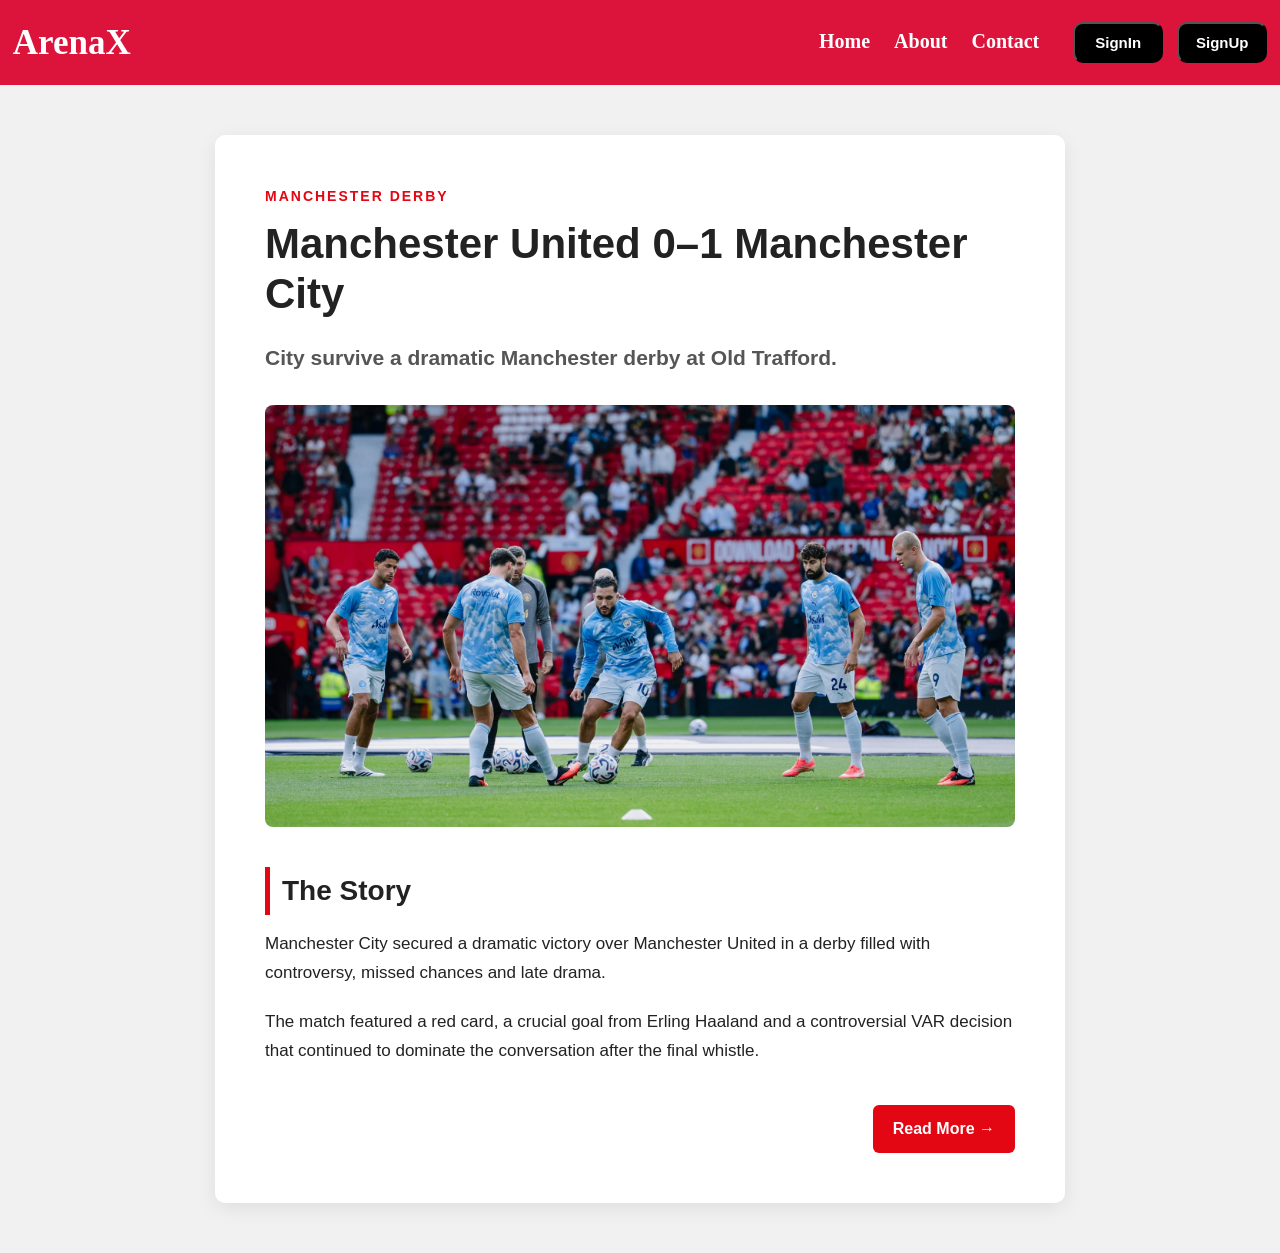
<file: index.html>
<!DOCTYPE html>
<html lang="en">

<head>
    <meta charset="UTF-8">
    <meta name="viewport" content="width=device-width, initial-scale=1.0">
    <title>Manchester Derby</title>
    <link rel="stylesheet" href="Styles.css">
</head>

<body>
<nav class="navbar">
        <div class="navdiv">
            <div class="logo"><a href="#">ArenaX</a></div>
        <ul>
            <li><a href="#">Home</a></li>
            <li><a href="#">About</a></li>
            <li><a href="#">Contact</a></li>
            <button><a href="#">SignIn</a></button>
             <button><a href="#">SignUp</a></button>

        </ul>
    </nav>

    <div id="blog">

        <p class="category">MANCHESTER DERBY</p>

        <h1>Manchester United 0–1 Manchester City</h1>

        <p class="intro">
            City survive a dramatic Manchester derby at Old Trafford.
        </p>

        <img src="./Derby/DERBY2.webp" alt="Manchester Derby">

        <h2>The Story</h2>

        <p>
            Manchester City secured a dramatic victory over Manchester United
            in a derby filled with controversy, missed chances and late drama.
        </p>

        <p>
            The match featured a red card, a crucial goal from Erling Haaland
            and a controversial VAR decision that continued to dominate the
            conversation after the final whistle.
        </p>

        <div class="button">
            <a href="./index2.html">Read More →</a>
        </div>

    </div>

</body>

</html>
</file>
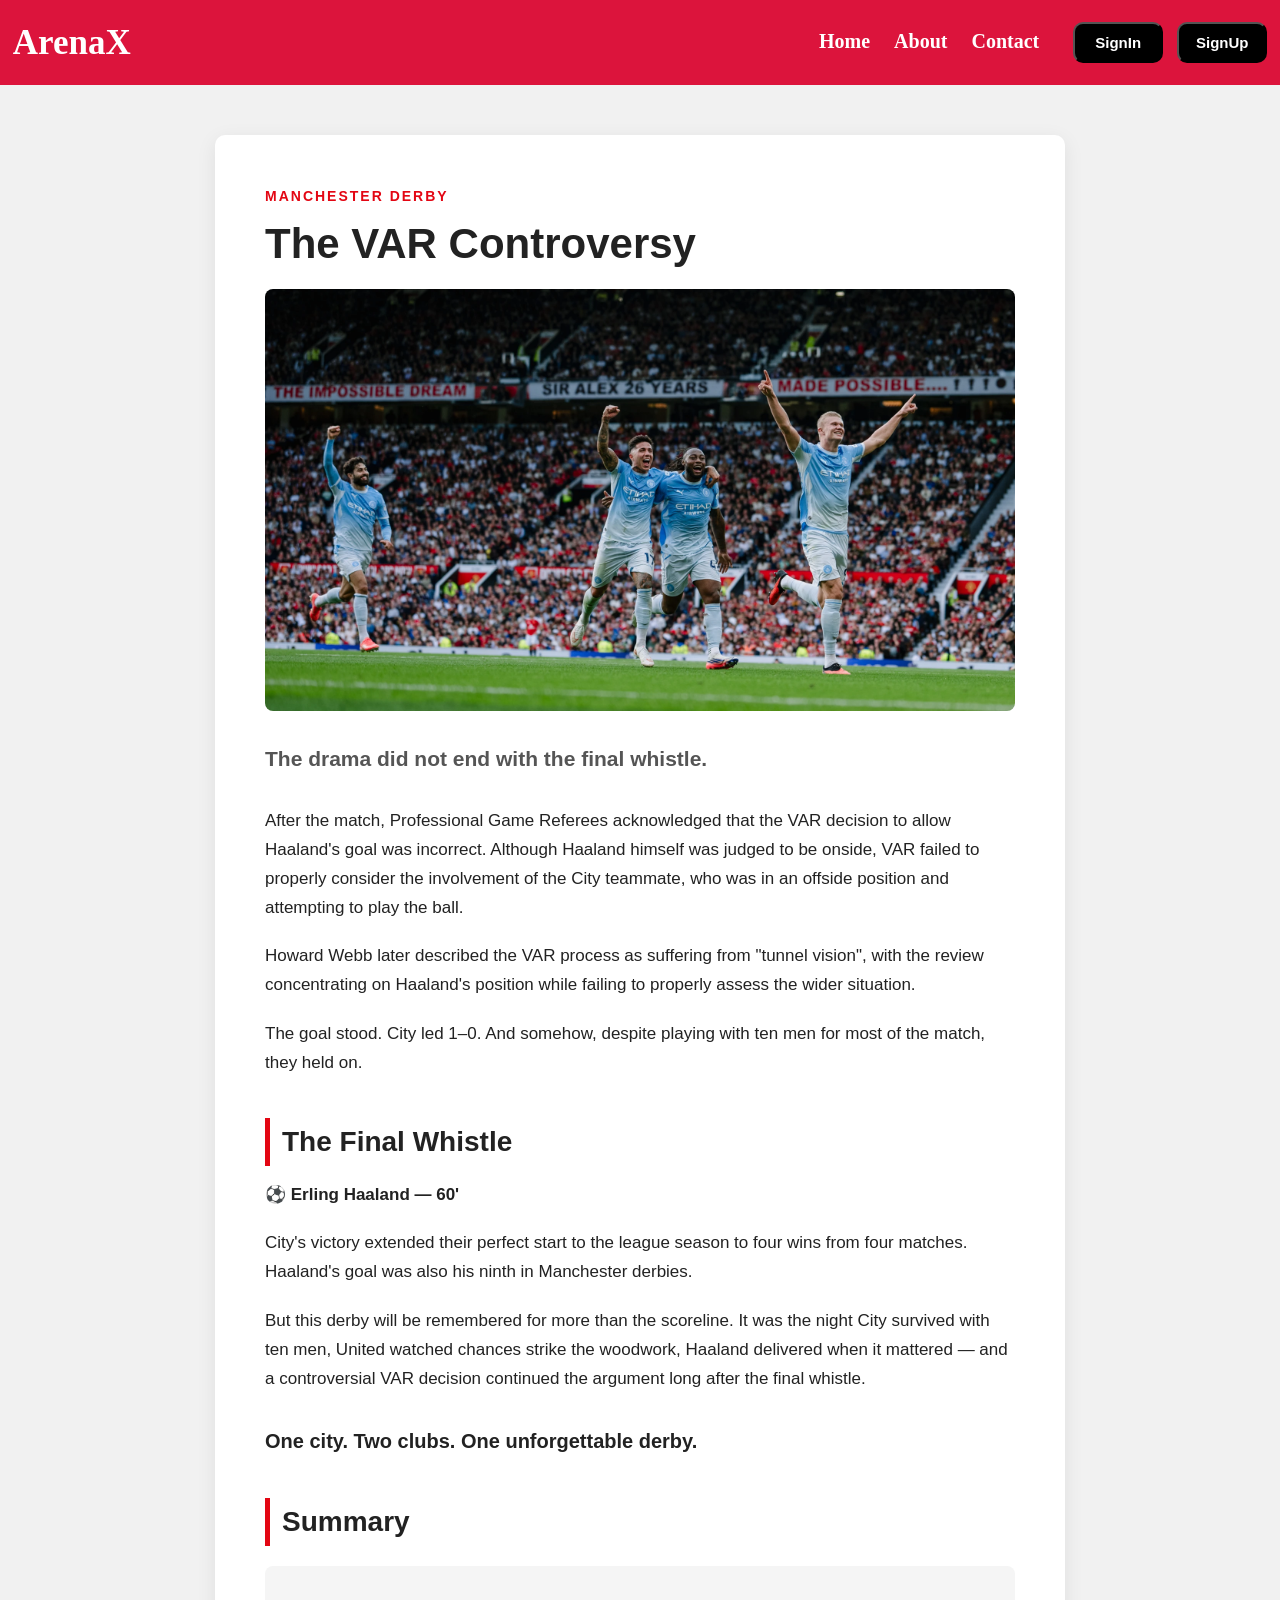
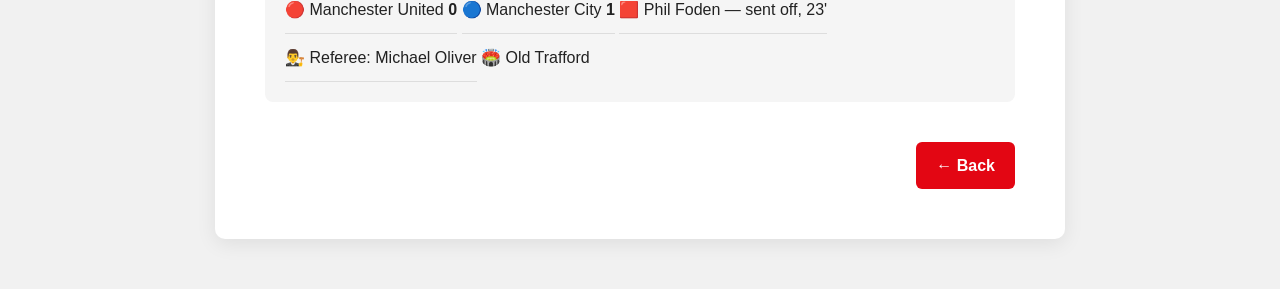
<file: index2.html>
<!DOCTYPE html>
<html lang="en">

<head>
    <meta charset="UTF-8">
    <meta name="viewport" content="width=device-width, initial-scale=1.0">
    <title>Manchester Derby | The VAR Controversy</title>
    <link rel="stylesheet" href="Styles.css">
</head>

<body>
<nav class="navbar">
        <div class="navdiv">
            <div class="logo"><a href="#">ArenaX</a></div>
        <ul>
            <li><a href="index.html">Home</a></li>
            <li><a href="#">About</a></li>
            <li><a href="#">Contact</a></li>
            <button><a href="#">SignIn</a></button>
             <button><a href="#">SignUp</a></button>

        </ul>
    </nav>
    <div id="blog">

        <p class="category">MANCHESTER DERBY</p>

        <h1>The VAR Controversy</h1>
        <img src="./Derby/Derby3.webp" alt="">

        <p class="intro">
            The drama did not end with the final whistle.
        </p>

        <p>
            After the match, Professional Game Referees acknowledged that the
            VAR decision to allow Haaland's goal was incorrect.
            Although Haaland himself was judged to be onside, VAR failed to
            properly consider the involvement of the City teammate, who was
            in an offside position and attempting to play the ball.
        </p>

        <p>
            Howard Webb later described the VAR process as suffering from
            "tunnel vision", with the review concentrating on Haaland's
            position while failing to properly assess the wider situation.
        </p>

        <p>
            The goal stood. City led 1–0. And somehow, despite playing with
            ten men for most of the match, they held on.
        </p>

        <h2>The Final Whistle</h2>

        <p>
            ⚽ <strong>Erling Haaland — 60'</strong>
        </p>

        <p>
            City's victory extended their perfect start to the league season
            to four wins from four matches. Haaland's goal was also his ninth
            in Manchester derbies.
        </p>

        <p>
            But this derby will be remembered for more than the scoreline.
            It was the night City survived with ten men, United watched
            chances strike the woodwork, Haaland delivered when it mattered
            — and a controversial VAR decision continued the argument long
            after the final whistle.
        </p>

        <p class="closing-line">
            One city. Two clubs. One unforgettable derby.
        </p>

        <h2>Summary</h2>

        <ul class="match-summary">
            <li>🔴 Manchester United <strong>0</strong></li>
            <li>🔵 Manchester City <strong>1</strong></li>
            <li>🟥 Phil Foden — sent off, 23'</li>
            <li>👨‍⚖️ Referee: Michael Oliver</li>
            <li>🏟️ Old Trafford</li>
        </ul>

        <div class="button">
            <a href="./index.html">← Back</a>
        </div>

    </div>

</body>

</html>
</file>
<file: Styles.css>
* {
    box-sizing: border-box;
    margin: 0;
    padding: 0;
}

* {
    text-decoration: none;
}

.navbar {
    background: crimson;
    font-family: calibri;
    padding-right: 15px;
    padding-left: 15px;
    Position: sticky;
    top: 0;
    z-index: 1000;
    padding: 1%;

}

.navdiv {
    display: flex;
    align-items: center;
    justify-content: space-between;
}

.logo a {
    font-size: 35px;
    font-weight: 600;
    color: white;
}

li {
    list-style: none;
    display: inline-block;
}

li a {
    color: white;
    font-size: 20px;
    font-weight: bold;
    margin-right: 20px;
}

button {
    background-color: black;
    margin-left: 10px;
    border-radius: 10px;
    padding: 10px;
    width: 90px;
}

button a {
    color: white;
    font-weight: bold;
    font-size: 15px;
}

body {
    font-family: Arial, sans-serif;
    background-color: #f1f1f1;
    color: #222;
    line-height: 1.7;
}

#blog {
    max-width: 850px;
    margin: 50px auto;
    padding: 50px;
    background-color: white;
    border-radius: 10px;
    box-shadow: 0 5px 20px rgba(0, 0, 0, 0.08);
}

.category {
    font-size: 14px;
    font-weight: bold;
    letter-spacing: 2px;
    color: #e30613;
    margin-bottom: 10px;
}

h1 {
    font-size: 42px;
    line-height: 1.2;
    margin-bottom: 20px;
}

h2 {
    font-size: 28px;
    margin-top: 40px;
    margin-bottom: 15px;
    padding-left: 12px;
    border-left: 5px solid #e30613;
}

p {
    font-size: 17px;
    margin-bottom: 20px;
}

.intro {
    font-size: 21px;
    font-weight: bold;
    color: #555;
    margin-bottom: 30px;
}

#blog img {
    width: 100%;
    height: auto;
    display: block;
    border-radius: 8px;
    margin-bottom: 30px;
}

.closing-line {
    font-size: 20px;
    font-weight: bold;
    margin-top: 30px;
}

.match-summary {
    list-style: none;
    background-color: #f5f5f5;
    padding: 20px;
    border-radius: 8px;
    margin-top: 20px;
}

.match-summary li {
    padding: 10px 0;
    border-bottom: 1px solid #ddd;
}

.match-summary li:last-child {
    border-bottom: none;
}

.button {
    display: flex;
    justify-content: flex-end;
    margin-top: 40px;
}

.button a {
    text-decoration: none;
    background-color: #e30613;
    color: white;
    padding: 10px 20px;
    border-radius: 6px;
    font-weight: bold;
    transition: 0.2s;
}

.button a:hover {
    background-color: #b00000;
}

@media (max-width: 600px) {
    #blog {
        margin: 20px;
        padding: 25px;
    }

    h1 {
        font-size: 32px;
    }

    h2 {
        font-size: 24px;
    }

    p {
        font-size: 16px;
    }

    .intro {
        font-size: 18px;
    }
}
</file>
